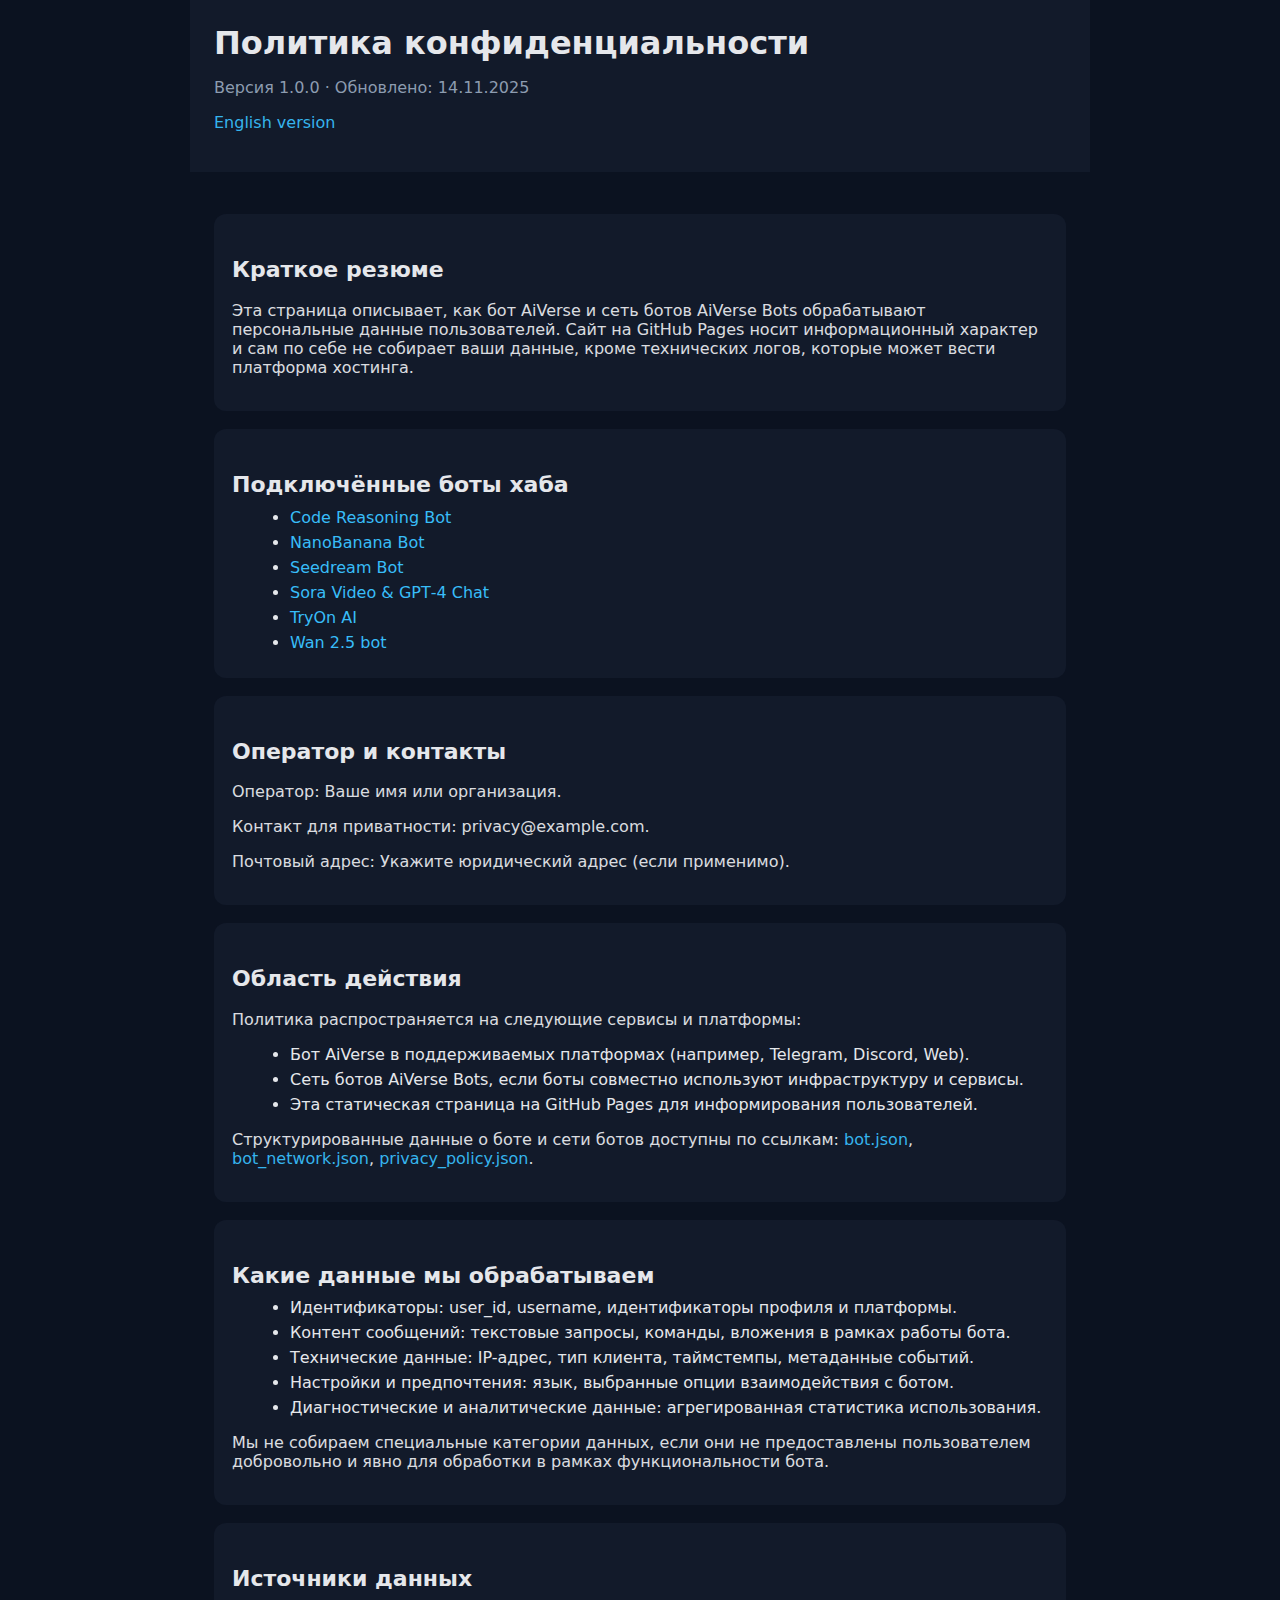
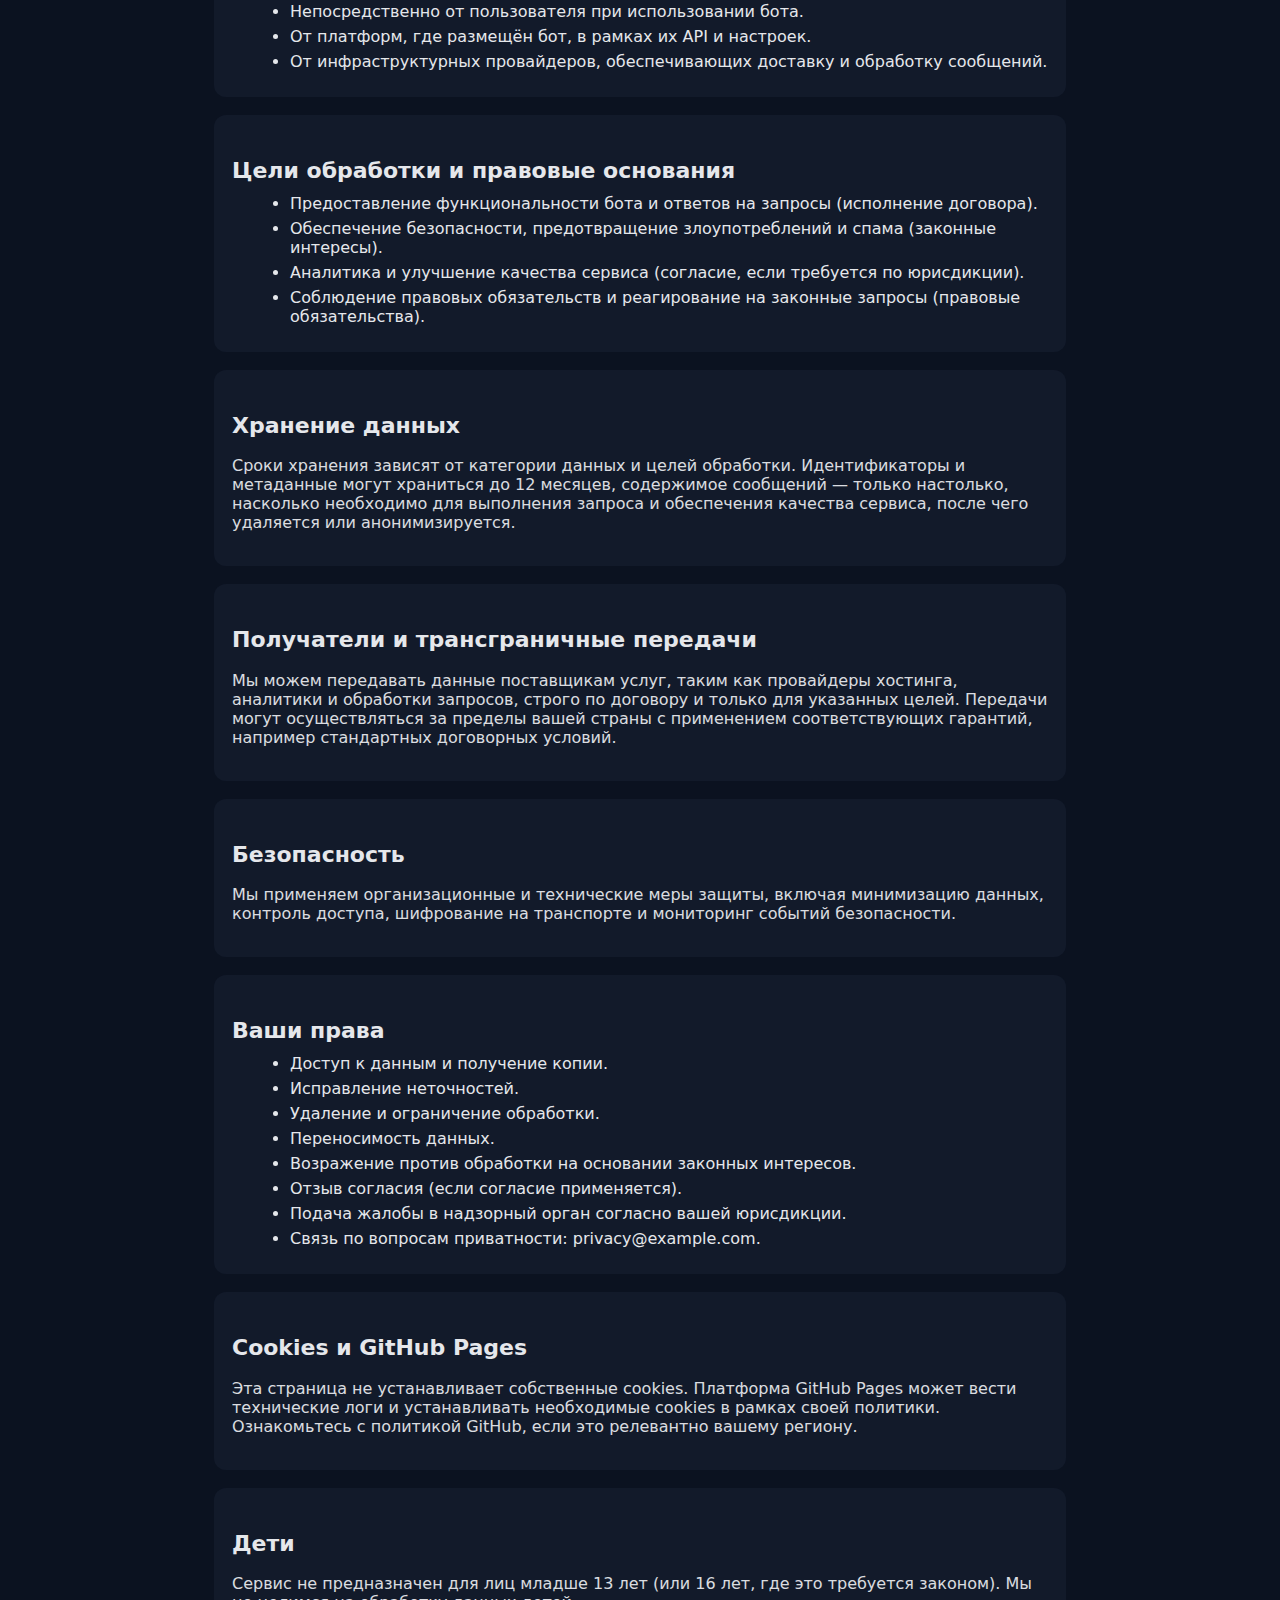
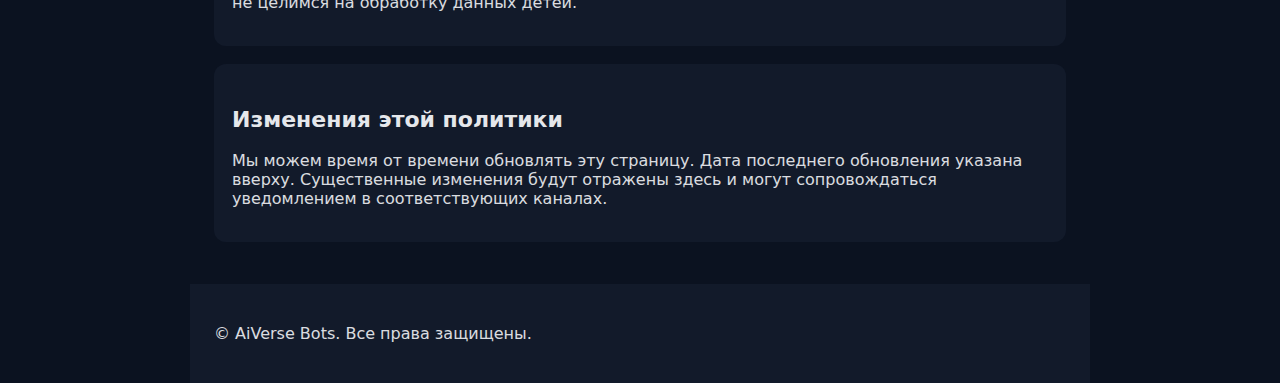
<file: index.html>
<!doctype html>
<html lang="ru">
<head>
<meta charset="utf-8">
<meta name="viewport" content="width=device-width, initial-scale=1">
<title>Политика конфиденциальности — AiVerse Bot</title>
<link rel="stylesheet" href="assets/styles.css">
</head>
<body>
<header class="container">
<h1>Политика конфиденциальности</h1>
<p class="meta">Версия 1.0.0 · Обновлено: 14.11.2025</p>
<p class="meta"><a href="en/index.html">English version</a></p>
</header>
<main class="container">
<section>
<h2>Краткое резюме</h2>
<p>Эта страница описывает, как бот AiVerse и сеть ботов AiVerse Bots обрабатывают персональные данные пользователей. Сайт на GitHub Pages носит информационный характер и сам по себе не собирает ваши данные, кроме технических логов, которые может вести платформа хостинга.</p>
</section>
<section>
<h2>Подключённые боты хаба</h2>
<ul>
<li><a href="https://t.me/CodeReasonBot" target="_blank" rel="noopener">Code Reasoning Bot</a></li>
<li><a href="https://t.me/BananNanoBot" target="_blank" rel="noopener">NanoBanana Bot</a></li>
<li><a href="https://t.me/seedreameditbot" target="_blank" rel="noopener">Seedream Bot</a></li>
<li><a href="https://t.me/Sora_pro_bot" target="_blank" rel="noopener">Sora Video & GPT‑4 Chat</a></li>
<li><a href="https://t.me/TryOnAI_bot" target="_blank" rel="noopener">TryOn AI</a></li>
<li><a href="https://t.me/wan3bot" target="_blank" rel="noopener">Wan 2.5 bot</a></li>
</ul>
</section>
<section>
<h2>Оператор и контакты</h2>
<p>Оператор: Ваше имя или организация.</p>
<p>Контакт для приватности: privacy@example.com.</p>
<p>Почтовый адрес: Укажите юридический адрес (если применимо).</p>
</section>
<section>
<h2>Область действия</h2>
<p>Политика распространяется на следующие сервисы и платформы:</p>
<ul>
<li>Бот AiVerse в поддерживаемых платформах (например, Telegram, Discord, Web).</li>
<li>Сеть ботов AiVerse Bots, если боты совместно используют инфраструктуру и сервисы.</li>
<li>Эта статическая страница на GitHub Pages для информирования пользователей.</li>
</ul>
<p>Структурированные данные о боте и сети ботов доступны по ссылкам: <a href="data/bot.json">bot.json</a>, <a href="data/bot_network.json">bot_network.json</a>, <a href="data/privacy_policy.json">privacy_policy.json</a>.</p>
</section>
<section>
<h2>Какие данные мы обрабатываем</h2>
<ul>
<li>Идентификаторы: user_id, username, идентификаторы профиля и платформы.</li>
<li>Контент сообщений: текстовые запросы, команды, вложения в рамках работы бота.</li>
<li>Технические данные: IP-адрес, тип клиента, таймстемпы, метаданные событий.</li>
<li>Настройки и предпочтения: язык, выбранные опции взаимодействия с ботом.</li>
<li>Диагностические и аналитические данные: агрегированная статистика использования.</li>
</ul>
<p>Мы не собираем специальные категории данных, если они не предоставлены пользователем добровольно и явно для обработки в рамках функциональности бота.</p>
</section>
<section>
<h2>Источники данных</h2>
<ul>
<li>Непосредственно от пользователя при использовании бота.</li>
<li>От платформ, где размещён бот, в рамках их API и настроек.</li>
<li>От инфраструктурных провайдеров, обеспечивающих доставку и обработку сообщений.</li>
</ul>
</section>
<section>
<h2>Цели обработки и правовые основания</h2>
<ul>
<li>Предоставление функциональности бота и ответов на запросы (исполнение договора).</li>
<li>Обеспечение безопасности, предотвращение злоупотреблений и спама (законные интересы).</li>
<li>Аналитика и улучшение качества сервиса (согласие, если требуется по юрисдикции).</li>
<li>Соблюдение правовых обязательств и реагирование на законные запросы (правовые обязательства).</li>
</ul>
</section>
<section>
<h2>Хранение данных</h2>
<p>Сроки хранения зависят от категории данных и целей обработки. Идентификаторы и метаданные могут храниться до 12 месяцев, содержимое сообщений — только настолько, насколько необходимо для выполнения запроса и обеспечения качества сервиса, после чего удаляется или анонимизируется.</p>
</section>
<section>
<h2>Получатели и трансграничные передачи</h2>
<p>Мы можем передавать данные поставщикам услуг, таким как провайдеры хостинга, аналитики и обработки запросов, строго по договору и только для указанных целей. Передачи могут осуществляться за пределы вашей страны с применением соответствующих гарантий, например стандартных договорных условий.</p>
</section>
<section>
<h2>Безопасность</h2>
<p>Мы применяем организационные и технические меры защиты, включая минимизацию данных, контроль доступа, шифрование на транспорте и мониторинг событий безопасности.</p>
</section>
<section>
<h2>Ваши права</h2>
<ul>
<li>Доступ к данным и получение копии.</li>
<li>Исправление неточностей.</li>
<li>Удаление и ограничение обработки.</li>
<li>Переносимость данных.</li>
<li>Возражение против обработки на основании законных интересов.</li>
<li>Отзыв согласия (если согласие применяется).</li>
<li>Подача жалобы в надзорный орган согласно вашей юрисдикции.</li>
<li>Связь по вопросам приватности: privacy@example.com.</li>
</ul>
</section>
<section>
<h2>Cookies и GitHub Pages</h2>
<p>Эта страница не устанавливает собственные cookies. Платформа GitHub Pages может вести технические логи и устанавливать необходимые cookies в рамках своей политики. Ознакомьтесь с политикой GitHub, если это релевантно вашему региону.</p>
</section>
<section>
<h2>Дети</h2>
<p>Сервис не предназначен для лиц младше 13 лет (или 16 лет, где это требуется законом). Мы не целимся на обработку данных детей.</p>
</section>
<section>
<h2>Изменения этой политики</h2>
<p>Мы можем время от времени обновлять эту страницу. Дата последнего обновления указана вверху. Существенные изменения будут отражены здесь и могут сопровождаться уведомлением в соответствующих каналах.</p>
</section>
</main>
<footer class="container">
<p>© AiVerse Bots. Все права защищены.</p>
</footer>
</body>
</html>
</file>
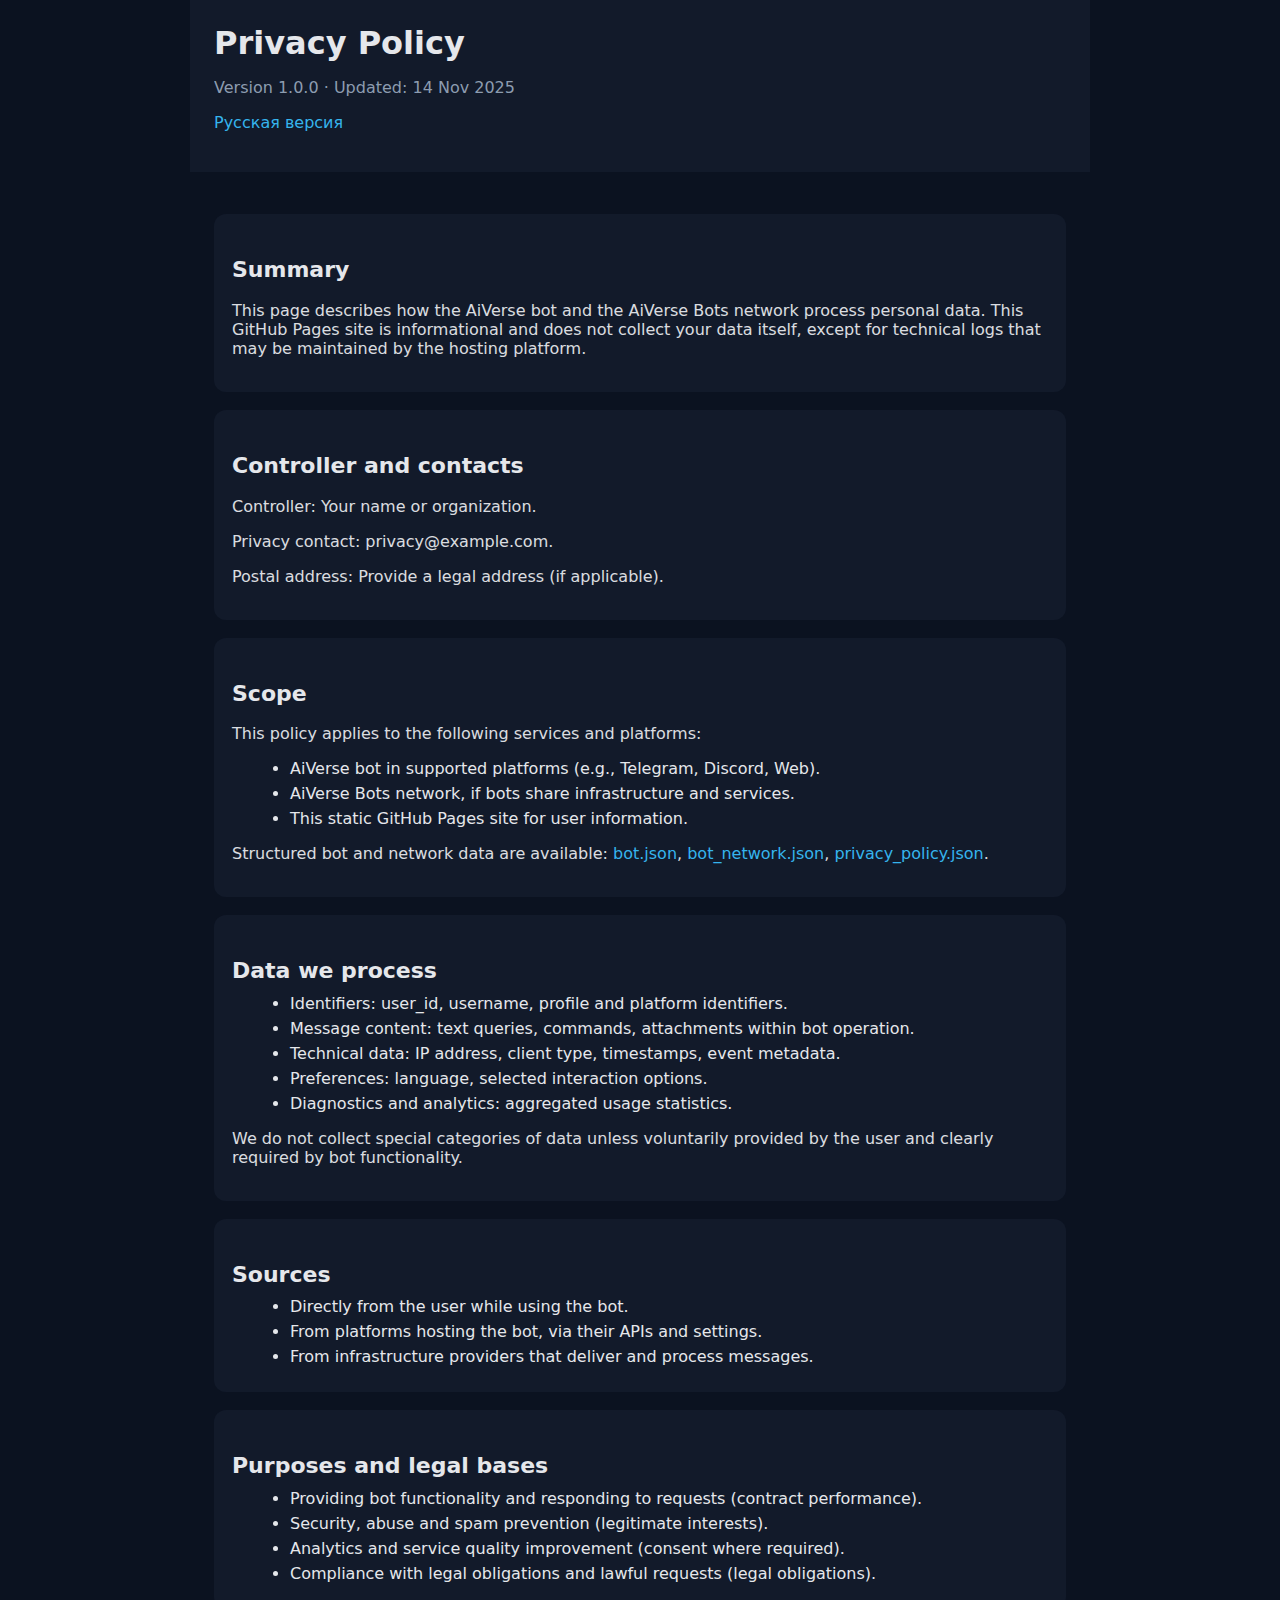
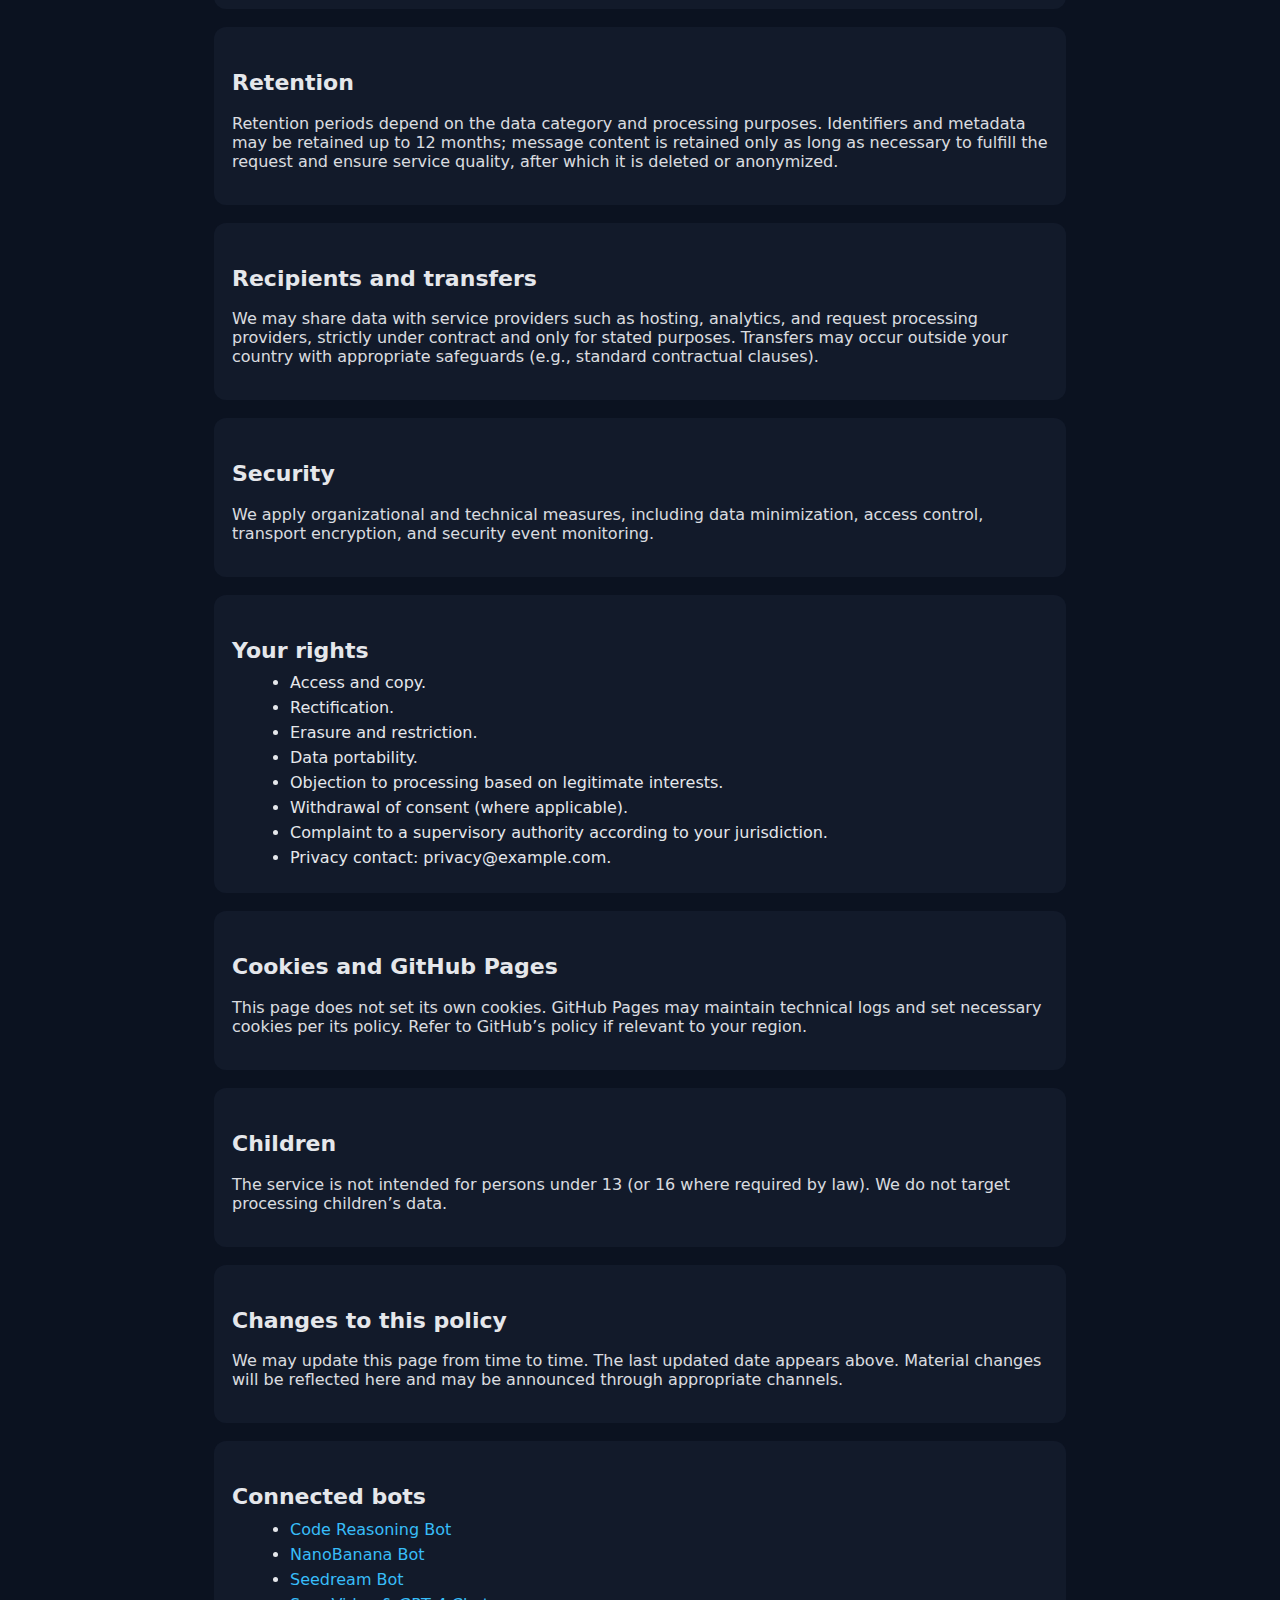
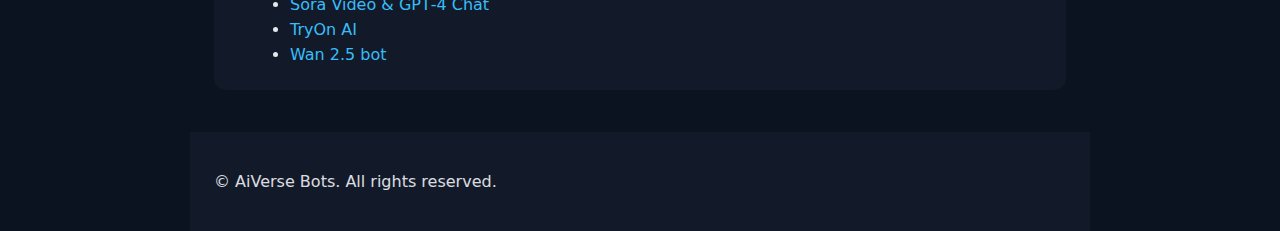
<file: en/index.html>
<!doctype html>
<html lang="en">
<head>
<meta charset="utf-8">
<meta name="viewport" content="width=device-width, initial-scale=1">
<title>Privacy Policy — AiVerse Bot</title>
<link rel="stylesheet" href="../assets/styles.css">
</head>
<body>
<header class="container">
<h1>Privacy Policy</h1>
<p class="meta">Version 1.0.0 · Updated: 14 Nov 2025</p>
<p class="meta"><a href="../index.html">Русская версия</a></p>
</header>
<main class="container">
<section>
<h2>Summary</h2>
<p>This page describes how the AiVerse bot and the AiVerse Bots network process personal data. This GitHub Pages site is informational and does not collect your data itself, except for technical logs that may be maintained by the hosting platform.</p>
</section>
<section>
<h2>Controller and contacts</h2>
<p>Controller: Your name or organization.</p>
<p>Privacy contact: privacy@example.com.</p>
<p>Postal address: Provide a legal address (if applicable).</p>
</section>
<section>
<h2>Scope</h2>
<p>This policy applies to the following services and platforms:</p>
<ul>
<li>AiVerse bot in supported platforms (e.g., Telegram, Discord, Web).</li>
<li>AiVerse Bots network, if bots share infrastructure and services.</li>
<li>This static GitHub Pages site for user information.</li>
</ul>
<p>Structured bot and network data are available: <a href="../data/bot.json">bot.json</a>, <a href="../data/bot_network.json">bot_network.json</a>, <a href="../data/privacy_policy.json">privacy_policy.json</a>.</p>
</section>
<section>
<h2>Data we process</h2>
<ul>
<li>Identifiers: user_id, username, profile and platform identifiers.</li>
<li>Message content: text queries, commands, attachments within bot operation.</li>
<li>Technical data: IP address, client type, timestamps, event metadata.</li>
<li>Preferences: language, selected interaction options.</li>
<li>Diagnostics and analytics: aggregated usage statistics.</li>
</ul>
<p>We do not collect special categories of data unless voluntarily provided by the user and clearly required by bot functionality.</p>
</section>
<section>
<h2>Sources</h2>
<ul>
<li>Directly from the user while using the bot.</li>
<li>From platforms hosting the bot, via their APIs and settings.</li>
<li>From infrastructure providers that deliver and process messages.</li>
</ul>
</section>
<section>
<h2>Purposes and legal bases</h2>
<ul>
<li>Providing bot functionality and responding to requests (contract performance).</li>
<li>Security, abuse and spam prevention (legitimate interests).</li>
<li>Analytics and service quality improvement (consent where required).</li>
<li>Compliance with legal obligations and lawful requests (legal obligations).</li>
</ul>
</section>
<section>
<h2>Retention</h2>
<p>Retention periods depend on the data category and processing purposes. Identifiers and metadata may be retained up to 12 months; message content is retained only as long as necessary to fulfill the request and ensure service quality, after which it is deleted or anonymized.</p>
</section>
<section>
<h2>Recipients and transfers</h2>
<p>We may share data with service providers such as hosting, analytics, and request processing providers, strictly under contract and only for stated purposes. Transfers may occur outside your country with appropriate safeguards (e.g., standard contractual clauses).</p>
</section>
<section>
<h2>Security</h2>
<p>We apply organizational and technical measures, including data minimization, access control, transport encryption, and security event monitoring.</p>
</section>
<section>
<h2>Your rights</h2>
<ul>
<li>Access and copy.</li>
<li>Rectification.</li>
<li>Erasure and restriction.</li>
<li>Data portability.</li>
<li>Objection to processing based on legitimate interests.</li>
<li>Withdrawal of consent (where applicable).</li>
<li>Complaint to a supervisory authority according to your jurisdiction.</li>
<li>Privacy contact: privacy@example.com.</li>
</ul>
</section>
<section>
<h2>Cookies and GitHub Pages</h2>
<p>This page does not set its own cookies. GitHub Pages may maintain technical logs and set necessary cookies per its policy. Refer to GitHub’s policy if relevant to your region.</p>
</section>
<section>
<h2>Children</h2>
<p>The service is not intended for persons under 13 (or 16 where required by law). We do not target processing children’s data.</p>
</section>
<section>
<h2>Changes to this policy</h2>
<p>We may update this page from time to time. The last updated date appears above. Material changes will be reflected here and may be announced through appropriate channels.</p>
</section>
<section>
<h2>Connected bots</h2>
<ul>
<li><a href="https://t.me/CodeReasonBot" target="_blank" rel="noopener">Code Reasoning Bot</a></li>
<li><a href="https://t.me/BananNanoBot" target="_blank" rel="noopener">NanoBanana Bot</a></li>
<li><a href="https://t.me/seedreameditbot" target="_blank" rel="noopener">Seedream Bot</a></li>
<li><a href="https://t.me/Sora_pro_bot" target="_blank" rel="noopener">Sora Video & GPT‑4 Chat</a></li>
<li><a href="https://t.me/TryOnAI_bot" target="_blank" rel="noopener">TryOn AI</a></li>
<li><a href="https://t.me/wan3bot" target="_blank" rel="noopener">Wan 2.5 bot</a></li>
</ul>
</section>
</main>
<footer class="container">
<p>© AiVerse Bots. All rights reserved.</p>
</footer>
</body>
</html>
</file>
<file: assets/styles.css>
:root {
  --bg: #0b1220;
  --card: #121a2a;
  --text: #e5e7eb;
  --muted: #94a3b8;
  --accent: #38bdf8;
}
* { box-sizing: border-box }
html, body { margin: 0; padding: 0; background: var(--bg); color: var(--text); font-family: Inter, system-ui, -apple-system, Segoe UI, Roboto, Arial, sans-serif; }
.container { max-width: 900px; margin: 0 auto; padding: 24px; }
h1 { font-size: 32px; line-height: 1.2; margin: 0 0 12px }
h2 { font-size: 22px; line-height: 1.3; margin: 24px 0 8px }
p { color: var(--text); opacity: 0.95; }
ul { margin: 8px 0 8px 18px }
li { margin: 6px 0 }
a { color: var(--accent); text-decoration: none }
a:hover { text-decoration: underline }
.meta { color: var(--muted) }
header, footer { background: var(--card) }
section { background: var(--card); border-radius: 12px; padding: 18px; margin: 18px 0 }
</file>
